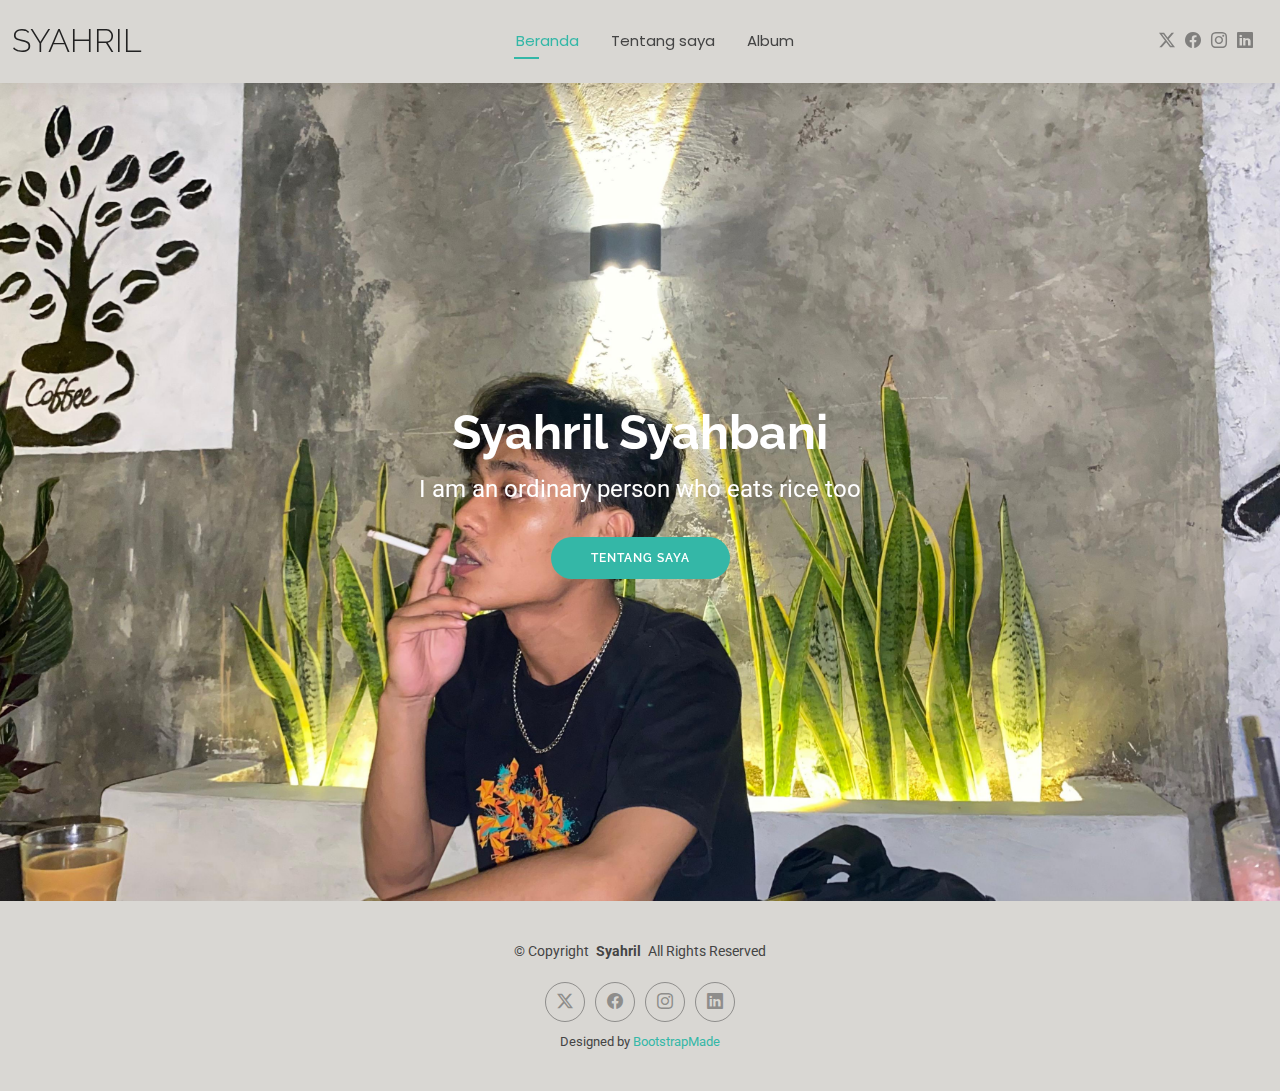
<file: index.html>
<!DOCTYPE html>
<html lang="en">

<head>
  <meta charset="utf-8">
  <meta content="width=device-width, initial-scale=1.0" name="viewport">
  <title>Syahril Web Profile</title>
  <meta name="description" content="">
  <meta name="keywords" content="">

  <!-- Favicons -->
  <link href="assets/img/favicon.png" rel="icon">
  <link href="assets/img/apple-touch-icon.png" rel="apple-touch-icon">

  <!-- Fonts -->
  <link href="https://fonts.googleapis.com" rel="preconnect">
  <link href="https://fonts.gstatic.com" rel="preconnect" crossorigin>
  <link href="https://fonts.googleapis.com/css2?family=Roboto:ital,wght@0,100;0,300;0,400;0,500;0,700;0,900;1,100;1,300;1,400;1,500;1,700;1,900&family=Poppins:ital,wght@0,100;0,200;0,300;0,400;0,500;0,600;0,700;0,800;0,900;1,100;1,200;1,300;1,400;1,500;1,600;1,700;1,800;1,900&family=Raleway:ital,wght@0,100;0,200;0,300;0,400;0,500;0,600;0,700;0,800;0,900;1,100;1,200;1,300;1,400;1,500;1,600;1,700;1,800;1,900&display=swap" rel="stylesheet">

  <!-- Vendor CSS Files -->
  <link href="assets/vendor/bootstrap/css/bootstrap.min.css" rel="stylesheet">
  <link href="assets/vendor/bootstrap-icons/bootstrap-icons.css" rel="stylesheet">
  <link href="assets/vendor/aos/aos.css" rel="stylesheet">
  <link href="assets/vendor/swiper/swiper-bundle.min.css" rel="stylesheet">
  <link href="assets/vendor/glightbox/css/glightbox.min.css" rel="stylesheet">

  <!-- Main CSS File -->
  <link href="assets/css/main.css" rel="stylesheet">

  <!-- =======================================================
  * Template Name: Kelly
  * Template URL: https://bootstrapmade.com/kelly-free-bootstrap-cv-resume-html-template/
  * Updated: Aug 07 2024 with Bootstrap v5.3.3
  * Author: BootstrapMade.com
  * License: https://bootstrapmade.com/license/
  ======================================================== -->
</head>

<body class="index-page">

  <header id="header" class="header d-flex align-items-center light-background sticky-top">
    <div class="container-fluid position-relative d-flex align-items-center justify-content-between">

      <a href="index.html" class="logo d-flex align-items-center me-auto me-xl-0">
        <!-- Uncomment the line below if you also wish to use an image logo -->
        <!-- <img src="assets/img/logo.png" alt=""> -->
        <h1 class="sitename">Syahril</h1>
      </a>

      <nav id="navmenu" class="navmenu">
        <ul>
          <li><a href="index.html" class="active">Beranda</a></li>
          <li><a href="about.html">Tentang saya</a></li>
          <li><a href="portfolio.html">Album</a></li>
          
          
        </ul>
        <i class="mobile-nav-toggle d-xl-none bi bi-list"></i>
      </nav>

      <div class="header-social-links">
        <a href="#" class="twitter"><i class="bi bi-twitter-x"></i></a>
        <a href="#" class="facebook"><i class="bi bi-facebook"></i></a>
        <a href="#" class="instagram"><i class="bi bi-instagram"></i></a>
        <a href="#" class="linkedin"><i class="bi bi-linkedin"></i></a>
      </div>

    </div>
  </header>

  <main class="main">

    <!-- Hero Section -->
    <section id="hero" class="hero section">

      <img src="assets/img/WhatsApp Image 2024-08-14 at 21.18.56_656bbd06.jpg" alt="" data-aos="fade-in">

      <div class="container text-center" data-aos="zoom-out" data-aos-delay="100">
        <div class="row justify-content-center">
          <div class="col-lg-8">
            <h2 style="color: white;">Syahril Syahbani</h2>
<p style="color: white;">I am an ordinary person who eats rice too</p>

            <a href="about.html" class="btn-get-started">Tentang Saya</a>
          </div>
        </div>
      </div>

    </section><!-- /Hero Section -->

  </main>

  <footer id="footer" class="footer light-background">

    <div class="container">
      <div class="copyright text-center ">
        <p>© <span>Copyright</span> <strong class="px-1 sitename">Syahril</strong> <span>All Rights Reserved<br></span></p>
      </div>
      <div class="social-links d-flex justify-content-center">
        <a href=""><i class="bi bi-twitter-x"></i></a>
        <a href=""><i class="bi bi-facebook"></i></a>
        <a href=""><i class="bi bi-instagram"></i></a>
        <a href=""><i class="bi bi-linkedin"></i></a>
      </div>
      <div class="credits">
        <!-- All the links in the footer should remain intact. -->
        <!-- You can delete the links only if you've purchased the pro version. -->
        <!-- Licensing information: https://bootstrapmade.com/license/ -->
        <!-- Purchase the pro version with working PHP/AJAX contact form: [buy-url] -->
        Designed by <a href="https://bootstrapmade.com/">BootstrapMade</a>
      </div>
    </div>

  </footer>

  <!-- Scroll Top -->
  <a href="#" id="scroll-top" class="scroll-top d-flex align-items-center justify-content-center"><i class="bi bi-arrow-up-short"></i></a>

  <!-- Preloader -->
  <div id="preloader"></div>

  <!-- Vendor JS Files -->
  <script src="assets/vendor/bootstrap/js/bootstrap.bundle.min.js"></script>
  <script src="assets/vendor/php-email-form/validate.js"></script>
  <script src="assets/vendor/aos/aos.js"></script>
  <script src="assets/vendor/waypoints/noframework.waypoints.js"></script>
  <script src="assets/vendor/purecounter/purecounter_vanilla.js"></script>
  <script src="assets/vendor/swiper/swiper-bundle.min.js"></script>
  <script src="assets/vendor/glightbox/js/glightbox.min.js"></script>
  <script src="assets/vendor/imagesloaded/imagesloaded.pkgd.min.js"></script>
  <script src="assets/vendor/isotope-layout/isotope.pkgd.min.js"></script>

  <!-- Main JS File -->
  <script src="assets/js/main.js"></script>

</body>

</html>
</file>
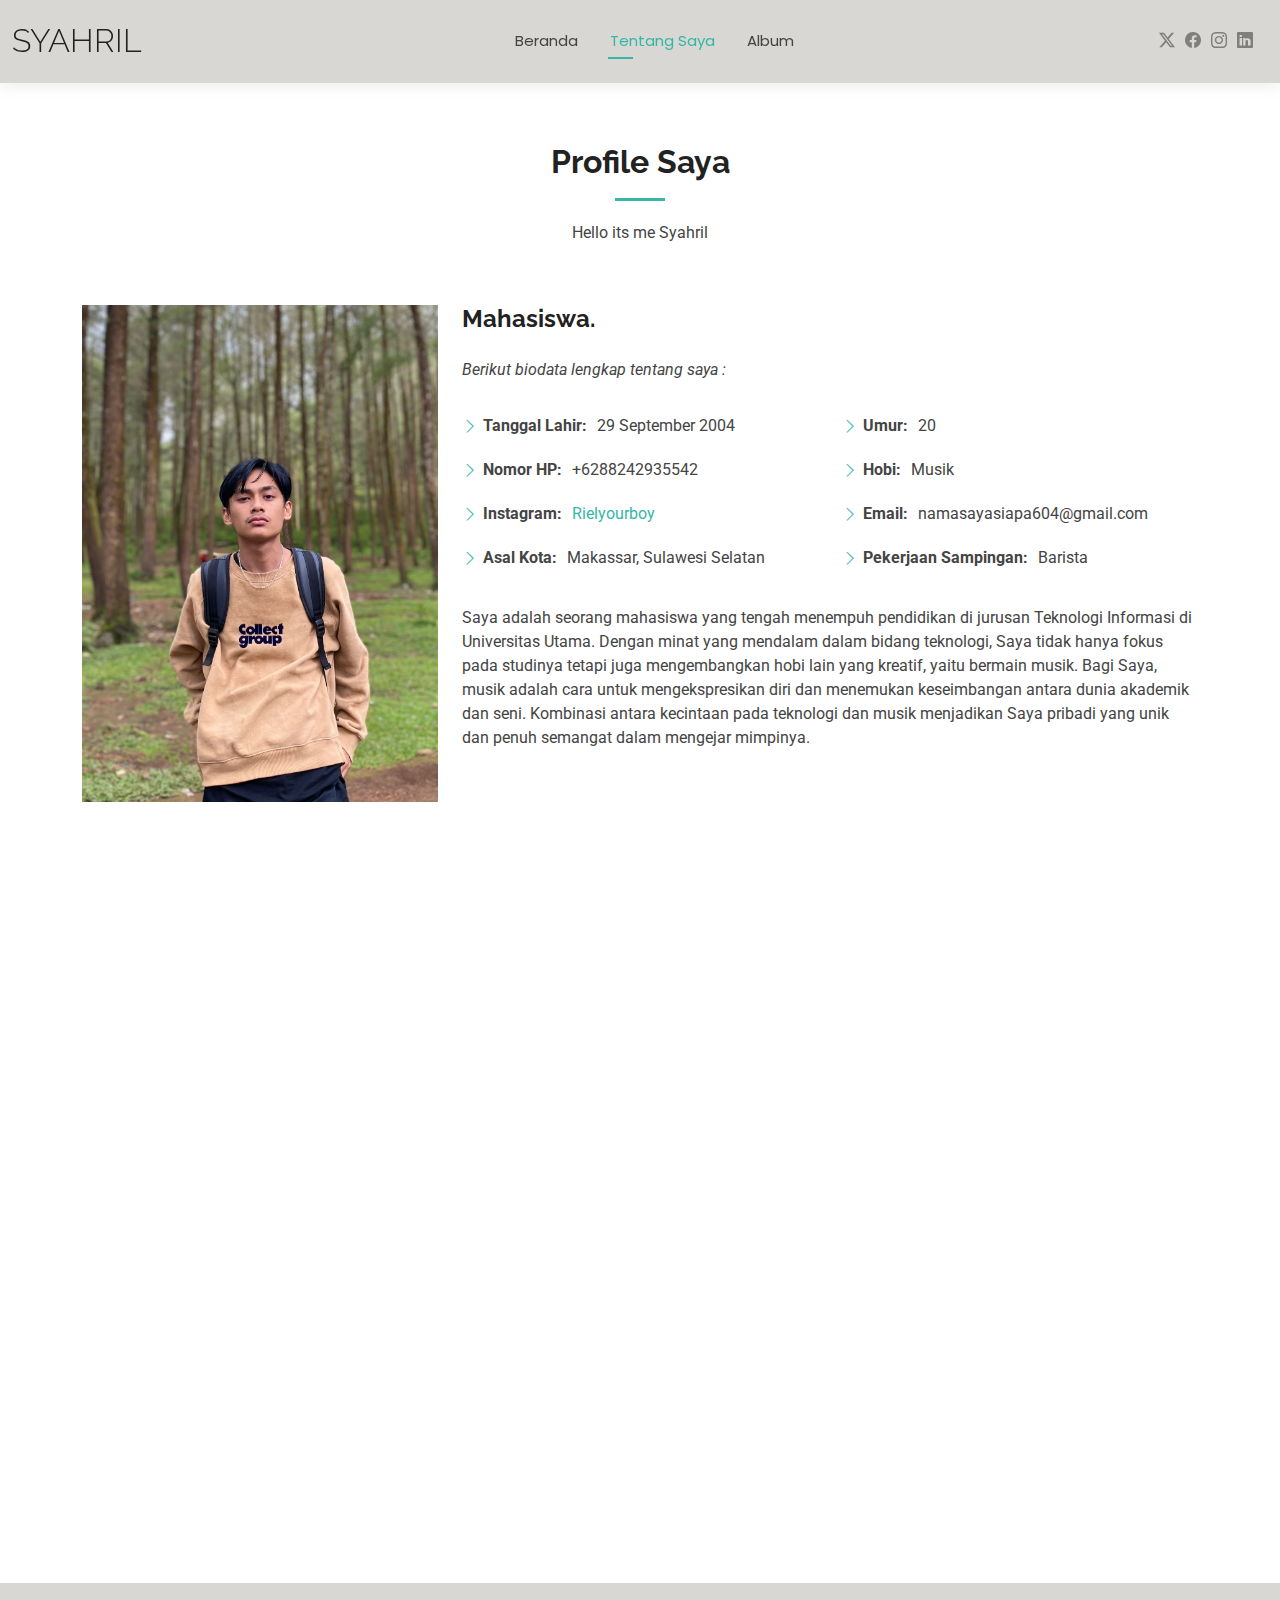
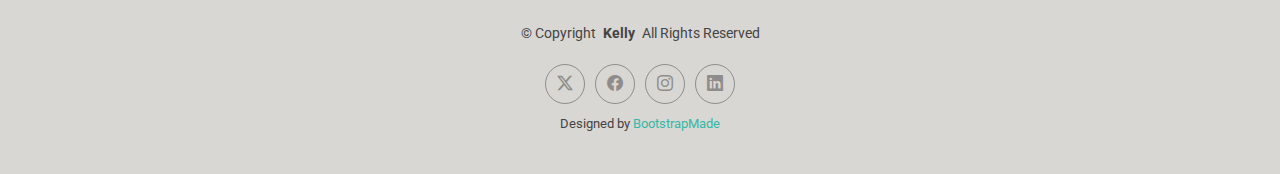
<file: about.html>
<!DOCTYPE html>
<html lang="en">

<head>
  <meta charset="utf-8">
  <meta content="width=device-width, initial-scale=1.0" name="viewport">
  <title>Tentang Saya</title>
  <meta name="description" content="">
  <meta name="keywords" content="">

  <!-- Favicons -->
  <link href="assets/img/favicon.png" rel="icon">
  <link href="assets/img/apple-touch-icon.png" rel="apple-touch-icon">

  <!-- Fonts -->
  <link href="https://fonts.googleapis.com" rel="preconnect">
  <link href="https://fonts.gstatic.com" rel="preconnect" crossorigin>
  <link href="https://fonts.googleapis.com/css2?family=Roboto:ital,wght@0,100;0,300;0,400;0,500;0,700;0,900;1,100;1,300;1,400;1,500;1,700;1,900&family=Poppins:ital,wght@0,100;0,200;0,300;0,400;0,500;0,600;0,700;0,800;0,900;1,100;1,200;1,300;1,400;1,500;1,600;1,700;1,800;1,900&family=Raleway:ital,wght@0,100;0,200;0,300;0,400;0,500;0,600;0,700;0,800;0,900;1,100;1,200;1,300;1,400;1,500;1,600;1,700;1,800;1,900&display=swap" rel="stylesheet">

  <!-- Vendor CSS Files -->
  <link href="assets/vendor/bootstrap/css/bootstrap.min.css" rel="stylesheet">
  <link href="assets/vendor/bootstrap-icons/bootstrap-icons.css" rel="stylesheet">
  <link href="assets/vendor/aos/aos.css" rel="stylesheet">
  <link href="assets/vendor/swiper/swiper-bundle.min.css" rel="stylesheet">
  <link href="assets/vendor/glightbox/css/glightbox.min.css" rel="stylesheet">

  <!-- Main CSS File -->
  <link href="assets/css/main.css" rel="stylesheet">

  <!-- =======================================================
  * Template Name: Kelly
  * Template URL: https://bootstrapmade.com/kelly-free-bootstrap-cv-resume-html-template/
  * Updated: Aug 07 2024 with Bootstrap v5.3.3
  * Author: BootstrapMade.com
  * License: https://bootstrapmade.com/license/
  ======================================================== -->
</head>

<body class="about-page">

  <header id="header" class="header d-flex align-items-center light-background sticky-top">
    <div class="container-fluid position-relative d-flex align-items-center justify-content-between">

      <a href="index.html" class="logo d-flex align-items-center me-auto me-xl-0">
        <!-- Uncomment the line below if you also wish to use an image logo -->
        <!-- <img src="assets/img/logo.png" alt=""> -->
        <h1 class="sitename">Syahril</h1>
      </a>

      <nav id="navmenu" class="navmenu">
        <ul>
          <li><a href="index.html">Beranda</a></li>
          <li><a href="about.html" class="active">Tentang Saya</a></li>
      
          <li><a href="portfolio.html">Album</a></li>
          
          
        </ul>
        <i class="mobile-nav-toggle d-xl-none bi bi-list"></i>
      </nav>

      <div class="header-social-links">
        <a href="#" class="twitter"><i class="bi bi-twitter-x"></i></a>
        <a href="#" class="facebook"><i class="bi bi-facebook"></i></a>
        <a href="#" class="instagram"><i class="bi bi-instagram"></i></a>
        <a href="#" class="linkedin"><i class="bi bi-linkedin"></i></a>
      </div>

    </div>
  </header>

  <main class="main">

    <!-- About Section -->
    <section id="about" class="about section">

      <!-- Section Title -->
      <div class="container section-title" data-aos="fade-up">
        <h2>Profile Saya</h2>
        <p>Hello its me Syahril</p>
      </div><!-- End Section Title -->

      <div class="container" data-aos="fade-up" data-aos-delay="100">

        <div class="row gy-4 justify-content-center">
          <div class="col-lg-4">
            <img src="assets/img/about.jpg" class="img-fluid" alt="">
          </div>
          <div class="col-lg-8 content">
            <h2>Mahasiswa.</h2>
            <p class="fst-italic py-3">
              Berikut biodata lengkap tentang saya :
            </p>
            <div class="row">
              <div class="col-lg-6">
                <ul>
                  <li><i class="bi bi-chevron-right"></i> <strong>Tanggal Lahir:</strong> <span>29 September 2004</span></li>
                  
                  <li><i class="bi bi-chevron-right"></i> <strong>Nomor HP:</strong> <span>+6288242935542</span></li>
                  <li>
                    <i class="bi bi-chevron-right"></i>
                    <strong>Instagram:</strong>
                    <span><a href="https://www.instagram.com/rielyourboy__/?next=%2FRielyourboy" target="_blank">Rielyourboy</a></span>
                </li>
                
                  <li><i class="bi bi-chevron-right"></i> <strong>Asal Kota:</strong> <span>Makassar, Sulawesi Selatan</span></li>
                </ul>
              </div>
              <div class="col-lg-6">
                <ul>
                  <li><i class="bi bi-chevron-right"></i> <strong>Umur:</strong> <span>20</span></li>
                  <li><i class="bi bi-chevron-right"></i> <strong>Hobi:</strong> <span>Musik</span></li>
                  <li><i class="bi bi-chevron-right"></i> <strong>Email:</strong> <span>namasayasiapa604@gmail.com</span></li>
                  <li><i class="bi bi-chevron-right"></i> <strong>Pekerjaan Sampingan:</strong> <span>Barista</span></li>
                </ul>
              </div>
            </div>
            <p class="py-3">
              Saya adalah seorang mahasiswa yang tengah menempuh pendidikan di jurusan Teknologi Informasi di Universitas Utama.
              Dengan minat yang mendalam dalam bidang teknologi, Saya tidak hanya fokus pada studinya tetapi juga mengembangkan hobi lain yang kreatif, 
              yaitu bermain musik. Bagi Saya, musik adalah cara untuk mengekspresikan diri dan menemukan keseimbangan antara dunia akademik dan seni. 
              Kombinasi antara kecintaan pada teknologi dan musik menjadikan Saya pribadi yang unik dan penuh semangat dalam mengejar mimpinya.
            </p>
          </div>
        </div>

      </div>

    </section><!-- /About Section -->

    <!-- Skills Section -->
    <section id="skills" class="skills section">

      <!-- Section Title -->
      <div class="container section-title" data-aos="fade-up">
        <h2>Skills</h2>
        <p></p>
      </div><!-- End Section Title -->

      <div class="container" data-aos="fade-up" data-aos-delay="100">

        <div class="row skills-content skills-animation">

          <div class="col-lg-6">

            <div class="progress">
              <span class="skill"><span>HTML</span> <i class="val">100%</i></span>
              <div class="progress-bar-wrap">
                <div class="progress-bar" role="progressbar" aria-valuenow="100" aria-valuemin="0" aria-valuemax="100"></div>
              </div>
            </div><!-- End Skills Item -->

            <div class="progress">
              <span class="skill"><span>CSS</span> <i class="val">90%</i></span>
              <div class="progress-bar-wrap">
                <div class="progress-bar" role="progressbar" aria-valuenow="90" aria-valuemin="0" aria-valuemax="100"></div>
              </div>
            </div><!-- End Skills Item -->

            <div class="progress">
              <span class="skill"><span>JavaScript</span> <i class="val">75%</i></span>
              <div class="progress-bar-wrap">
                <div class="progress-bar" role="progressbar" aria-valuenow="75" aria-valuemin="0" aria-valuemax="100"></div>
              </div>
            </div><!-- End Skills Item -->

          </div>

          <div class="col-lg-6">

            <div class="progress">
              <span class="skill"><span>PHP</span> <i class="val">80%</i></span>
              <div class="progress-bar-wrap">
                <div class="progress-bar" role="progressbar" aria-valuenow="80" aria-valuemin="0" aria-valuemax="100"></div>
              </div>
            </div><!-- End Skills Item -->

            <div class="progress">
              <span class="skill"><span>WordPress/CMS</span> <i class="val">90%</i></span>
              <div class="progress-bar-wrap">
                <div class="progress-bar" role="progressbar" aria-valuenow="90" aria-valuemin="0" aria-valuemax="100"></div>
              </div>
            </div><!-- End Skills Item -->

            <div class="progress">
              <span class="skill"><span>Photoshop</span> <i class="val">55%</i></span>
              <div class="progress-bar-wrap">
                <div class="progress-bar" role="progressbar" aria-valuenow="55" aria-valuemin="0" aria-valuemax="100"></div>
              </div>
            </div><!-- End Skills Item -->

          </div>

        </div>

      </div>

    </section><!-- /Skills Section -->

    <!-- Stats Section -->
    <section id="stats" class="stats section">

      <!-- Section Title -->
      <div class="container section-title" data-aos="fade-up">
        <h2>Facts</h2>
        <p>I love Sunset!!!</p>
      </div><!-- End Section Title -->

      

    </section><!-- /Stats Section -->

    <!-- Testimonials Section -->
    

  </main>

  <footer id="footer" class="footer light-background">

    <div class="container">
      <div class="copyright text-center ">
        <p>© <span>Copyright</span> <strong class="px-1 sitename">Kelly</strong> <span>All Rights Reserved<br></span></p>
      </div>
      <div class="social-links d-flex justify-content-center">
        <a href=""><i class="bi bi-twitter-x"></i></a>
        <a href=""><i class="bi bi-facebook"></i></a>
        <a href=""><i class="bi bi-instagram"></i></a>
        <a href=""><i class="bi bi-linkedin"></i></a>
      </div>
      <div class="credits">
        <!-- All the links in the footer should remain intact. -->
        <!-- You can delete the links only if you've purchased the pro version. -->
        <!-- Licensing information: https://bootstrapmade.com/license/ -->
        <!-- Purchase the pro version with working PHP/AJAX contact form: [buy-url] -->
        Designed by <a href="https://bootstrapmade.com/">BootstrapMade</a>
      </div>
    </div>

  </footer>

  <!-- Scroll Top -->
  <a href="#" id="scroll-top" class="scroll-top d-flex align-items-center justify-content-center"><i class="bi bi-arrow-up-short"></i></a>

  <!-- Preloader -->
  <div id="preloader"></div>

  <!-- Vendor JS Files -->
  <script src="assets/vendor/bootstrap/js/bootstrap.bundle.min.js"></script>
  <script src="assets/vendor/php-email-form/validate.js"></script>
  <script src="assets/vendor/aos/aos.js"></script>
  <script src="assets/vendor/waypoints/noframework.waypoints.js"></script>
  <script src="assets/vendor/purecounter/purecounter_vanilla.js"></script>
  <script src="assets/vendor/swiper/swiper-bundle.min.js"></script>
  <script src="assets/vendor/glightbox/js/glightbox.min.js"></script>
  <script src="assets/vendor/imagesloaded/imagesloaded.pkgd.min.js"></script>
  <script src="assets/vendor/isotope-layout/isotope.pkgd.min.js"></script>

  <!-- Main JS File -->
  <script src="assets/js/main.js"></script>

</body>

</html>
</file>
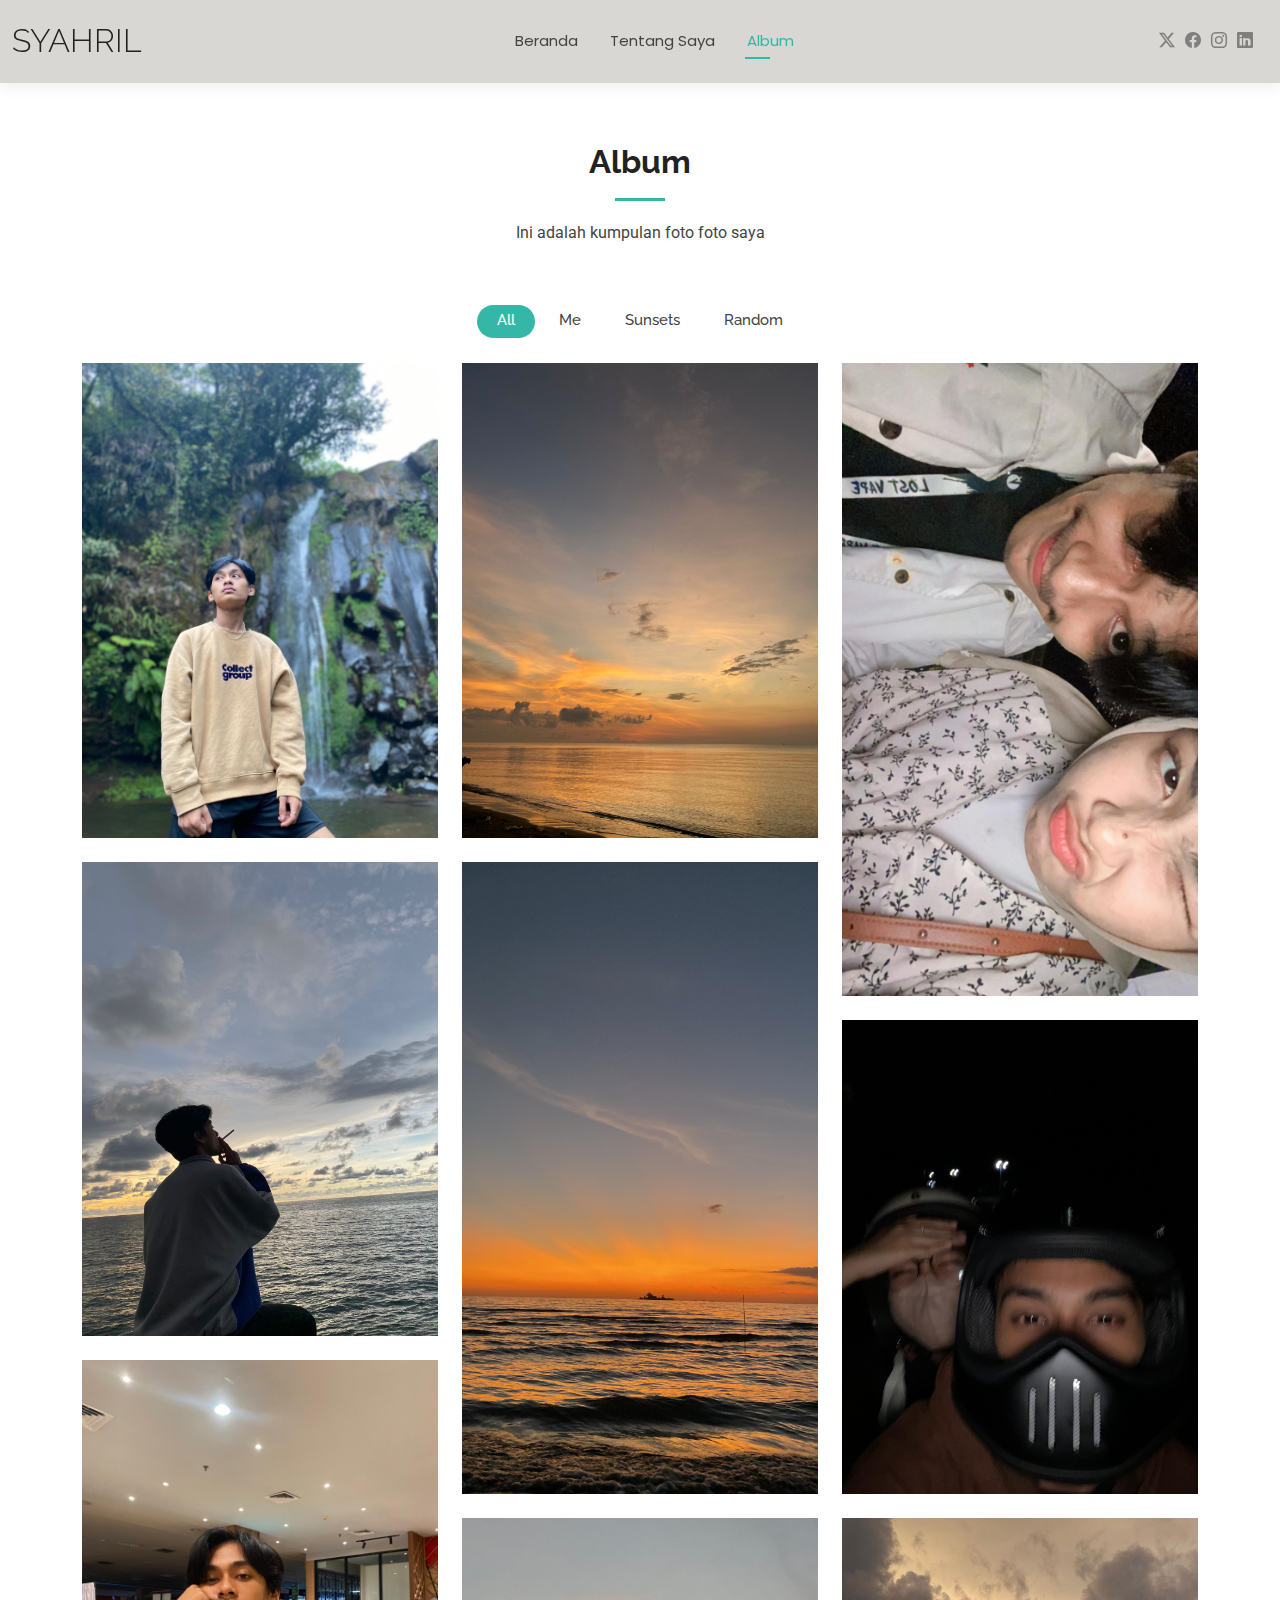
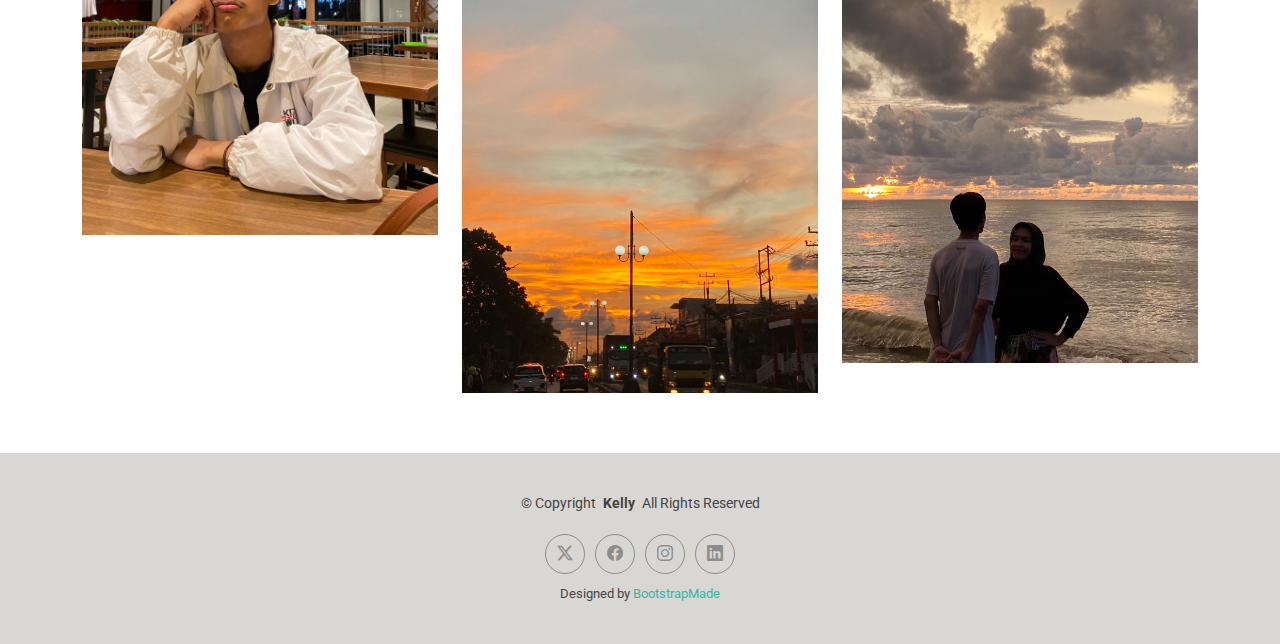
<file: portfolio.html>
<!DOCTYPE html>
<html lang="en">

<head>
  <meta charset="utf-8">
  <meta content="width=device-width, initial-scale=1.0" name="viewport">
  <title>Portfolio - Syahril</title>
  <meta name="description" content="">
  <meta name="keywords" content="">

  <!-- Favicons -->
  <link href="assets/img/favicon.png" rel="icon">
  <link href="assets/img/apple-touch-icon.png" rel="apple-touch-icon">

  <!-- Fonts -->
  <link href="https://fonts.googleapis.com" rel="preconnect">
  <link href="https://fonts.gstatic.com" rel="preconnect" crossorigin>
  <link href="https://fonts.googleapis.com/css2?family=Roboto:ital,wght@0,100;0,300;0,400;0,500;0,700;0,900;1,100;1,300;1,400;1,500;1,700;1,900&family=Poppins:ital,wght@0,100;0,200;0,300;0,400;0,500;0,600;0,700;0,800;0,900;1,100;1,200;1,300;1,400;1,500;1,600;1,700;1,800;1,900&family=Raleway:ital,wght@0,100;0,200;0,300;0,400;0,500;0,600;0,700;0,800;0,900;1,100;1,200;1,300;1,400;1,500;1,600;1,700;1,800;1,900&display=swap" rel="stylesheet">

  <!-- Vendor CSS Files -->
  <link href="assets/vendor/bootstrap/css/bootstrap.min.css" rel="stylesheet">
  <link href="assets/vendor/bootstrap-icons/bootstrap-icons.css" rel="stylesheet">
  <link href="assets/vendor/aos/aos.css" rel="stylesheet">
  <link href="assets/vendor/swiper/swiper-bundle.min.css" rel="stylesheet">
  <link href="assets/vendor/glightbox/css/glightbox.min.css" rel="stylesheet">

  <!-- Main CSS File -->
  <link href="assets/css/main.css" rel="stylesheet">

  <!-- =======================================================
  * Template Name: Kelly
  * Template URL: https://bootstrapmade.com/kelly-free-bootstrap-cv-resume-html-template/
  * Updated: Aug 07 2024 with Bootstrap v5.3.3
  * Author: BootstrapMade.com
  * License: https://bootstrapmade.com/license/
  ======================================================== -->
</head>

<body class="portfolio-page">

  <header id="header" class="header d-flex align-items-center light-background sticky-top">
    <div class="container-fluid position-relative d-flex align-items-center justify-content-between">

      <a href="index.html" class="logo d-flex align-items-center me-auto me-xl-0">
        <!-- Uncomment the line below if you also wish to use an image logo -->
        <!-- <img src="assets/img/logo.png" alt=""> -->
        <h1 class="sitename">Syahril</h1>
      </a>

      <nav id="navmenu" class="navmenu">
        <ul>
          <li><a href="index.html">Beranda</a></li>
          <li><a href="about.html">Tentang Saya</a></li>
         
          <li><a href="portfolio.html" class="active">Album</a></li>
          
          
        </ul>
        <i class="mobile-nav-toggle d-xl-none bi bi-list"></i>
      </nav>

      <div class="header-social-links">
        <a href="#" class="twitter"><i class="bi bi-twitter-x"></i></a>
        <a href="#" class="facebook"><i class="bi bi-facebook"></i></a>
        <a href="#" class="instagram"><i class="bi bi-instagram"></i></a>
        <a href="#" class="linkedin"><i class="bi bi-linkedin"></i></a>
      </div>

    </div>
  </header>

  <main class="main">

    <!-- Portfolio Section -->
    <section id="portfolio" class="portfolio section">

      <!-- Section Title -->
      <div class="container section-title" data-aos="fade-up">
        <h2>Album</h2>
        <p>Ini adalah kumpulan foto foto saya</p>
      </div><!-- End Section Title -->

      <div class="container">

        <div class="isotope-layout" data-default-filter="*" data-layout="masonry" data-sort="original-order">

          <ul class="portfolio-filters isotope-filters" data-aos="fade-up" data-aos-delay="100">
            <li data-filter="*" class="filter-active">All</li>
            <li data-filter=".filter-app">Me</li>
            <li data-filter=".filter-product">Sunsets</li>
            <li data-filter=".filter-branding">Random</li>
          </ul><!-- End Portfolio Filters -->

          <div class="row gy-4 isotope-container" data-aos="fade-up" data-aos-delay="200">

            <div class="col-lg-4 col-md-6 portfolio-item isotope-item filter-app">
              <img src="assets/img/masonry-portfolio/me 1.jpg" class="img-fluid" alt="">
              <div class="portfolio-info">
                <h4>Me 1</h4>
                <p>Lorem ipsum, dolor sit</p>
                <a href="assets/img/masonry-portfolio/me 1.jpg" title="App 1" data-gallery="portfolio-gallery-app" class="glightbox preview-link"><i class="bi bi-zoom-in"></i></a>
                <a href="portfolio-details.html" title="More Details" class="details-link"><i class="bi bi-link-45deg"></i></a>
              </div>
            </div><!-- End Portfolio Item -->

            <div class="col-lg-4 col-md-6 portfolio-item isotope-item filter-product">
              <img src="assets/img/masonry-portfolio/sunsets 1.jpg" class="img-fluid" alt="">
              <div class="portfolio-info">
                <h4>Sunsets 1</h4>
                <p>Lorem ipsum, dolor sit</p>
                <a href="assets/img/masonry-portfolio/sunsets 1.jpg" title="Product 1" data-gallery="portfolio-gallery-product" class="glightbox preview-link"><i class="bi bi-zoom-in"></i></a>
                <a href="portfolio-details.html" title="More Details" class="details-link"><i class="bi bi-link-45deg"></i></a>
              </div>
            </div><!-- End Portfolio Item -->

            <div class="col-lg-4 col-md-6 portfolio-item isotope-item filter-branding">
              <img src="assets/img/masonry-portfolio/random 1.jpg" class="img-fluid" alt="">
              <div class="portfolio-info">
                <h4>Random 1</h4>
                <p>Lorem ipsum, dolor sit</p>
                <a href="assets/img/masonry-portfolio/random 1.jpg" title="Branding 1" data-gallery="portfolio-gallery-branding" class="glightbox preview-link"><i class="bi bi-zoom-in"></i></a>
                <a href="portfolio-details.html" title="More Details" class="details-link"><i class="bi bi-link-45deg"></i></a>
              </div>
            </div><!-- End Portfolio Item -->

            <div class="col-lg-4 col-md-6 portfolio-item isotope-item filter-app">
              <img src="assets/img/masonry-portfolio/me 2.jpg" class="img-fluid" alt="">
              <div class="portfolio-info">
                <h4>Me 2</h4>
                <p>Lorem ipsum, dolor sit</p>
                <a href="assets/img/masonry-portfolio/me 2.jpg" title="App 2" data-gallery="portfolio-gallery-app" class="glightbox preview-link"><i class="bi bi-zoom-in"></i></a>
                <a href="portfolio-details.html" title="More Details" class="details-link"><i class="bi bi-link-45deg"></i></a>
              </div>
            </div><!-- End Portfolio Item -->

            <div class="col-lg-4 col-md-6 portfolio-item isotope-item filter-product">
              <img src="assets/img/masonry-portfolio/sunsets 2.jpg" class="img-fluid" alt="">
              <div class="portfolio-info">
                <h4>Sunsets 2</h4>
                <p>Lorem ipsum, dolor sit</p>
                <a href="assets/img/masonry-portfolio/sunsets 2.jpg" title="Product 2" data-gallery="portfolio-gallery-product" class="glightbox preview-link"><i class="bi bi-zoom-in"></i></a>
                <a href="portfolio-details.html" title="More Details" class="details-link"><i class="bi bi-link-45deg"></i></a>
              </div>
            </div><!-- End Portfolio Item -->

            <div class="col-lg-4 col-md-6 portfolio-item isotope-item filter-branding">
              <img src="assets/img/masonry-portfolio/random 2.jpg" class="img-fluid" alt="">
              <div class="portfolio-info">
                <h4>Random 2</h4>
                <p>Lorem ipsum, dolor sit</p>
                <a href="assets/img/masonry-portfolio/random 2.jpg" title="Branding 2" data-gallery="portfolio-gallery-branding" class="glightbox preview-link"><i class="bi bi-zoom-in"></i></a>
                <a href="portfolio-details.html" title="More Details" class="details-link"><i class="bi bi-link-45deg"></i></a>
              </div>
            </div><!-- End Portfolio Item -->

            <div class="col-lg-4 col-md-6 portfolio-item isotope-item filter-app">
              <img src="assets/img/masonry-portfolio/me 3.jpg" class="img-fluid" alt="">
              <div class="portfolio-info">
                <h4>Me 3</h4>
                <p>Lorem ipsum, dolor sit</p>
                <a href="assets/img/masonry-portfolio/me 3.jpg" title="App 3" data-gallery="portfolio-gallery-app" class="glightbox preview-link"><i class="bi bi-zoom-in"></i></a>
                <a href="portfolio-details.html" title="More Details" class="details-link"><i class="bi bi-link-45deg"></i></a>
              </div>
            </div><!-- End Portfolio Item -->

            <div class="col-lg-4 col-md-6 portfolio-item isotope-item filter-product">
              <img src="assets/img/masonry-portfolio/sunsets 3.jpg" class="img-fluid" alt="">
              <div class="portfolio-info">
                <h4>Sunset 3</h4>
                <p>Lorem ipsum, dolor sit</p>
                <a href="assets/img/masonry-portfolio/sunsets 3.jpg" title="Product 3" data-gallery="portfolio-gallery-product" class="glightbox preview-link"><i class="bi bi-zoom-in"></i></a>
                <a href="portfolio-details.html" title="More Details" class="details-link"><i class="bi bi-link-45deg"></i></a>
              </div>
            </div><!-- End Portfolio Item -->

            <div class="col-lg-4 col-md-6 portfolio-item isotope-item filter-branding">
              <img src="assets/img/masonry-portfolio/random 3.jpg" class="img-fluid" alt="">
              <div class="portfolio-info">
                <h4>Random 3</h4>
                <p>Lorem ipsum, dolor sit</p>
                <a href="assets/img/masonry-portfolio/random 3.jpg" title="Branding 2" data-gallery="portfolio-gallery-branding" class="glightbox preview-link"><i class="bi bi-zoom-in"></i></a>
                <a href="portfolio-details.html" title="More Details" class="details-link"><i class="bi bi-link-45deg"></i></a>
              </div>
            </div><!-- End Portfolio Item -->

          </div><!-- End Portfolio Container -->

        </div>

      </div>

    </section><!-- /Portfolio Section -->

  </main>

  <footer id="footer" class="footer light-background">

    <div class="container">
      <div class="copyright text-center ">
        <p>© <span>Copyright</span> <strong class="px-1 sitename">Kelly</strong> <span>All Rights Reserved<br></span></p>
      </div>
      <div class="social-links d-flex justify-content-center">
        <a href=""><i class="bi bi-twitter-x"></i></a>
        <a href=""><i class="bi bi-facebook"></i></a>
        <a href=""><i class="bi bi-instagram"></i></a>
        <a href=""><i class="bi bi-linkedin"></i></a>
      </div>
      <div class="credits">
        <!-- All the links in the footer should remain intact. -->
        <!-- You can delete the links only if you've purchased the pro version. -->
        <!-- Licensing information: https://bootstrapmade.com/license/ -->
        <!-- Purchase the pro version with working PHP/AJAX contact form: [buy-url] -->
        Designed by <a href="https://bootstrapmade.com/">BootstrapMade</a>
      </div>
    </div>

  </footer>

  <!-- Scroll Top -->
  <a href="#" id="scroll-top" class="scroll-top d-flex align-items-center justify-content-center"><i class="bi bi-arrow-up-short"></i></a>

  <!-- Preloader -->
  <div id="preloader"></div>

  <!-- Vendor JS Files -->
  <script src="assets/vendor/bootstrap/js/bootstrap.bundle.min.js"></script>
  <script src="assets/vendor/php-email-form/validate.js"></script>
  <script src="assets/vendor/aos/aos.js"></script>
  <script src="assets/vendor/waypoints/noframework.waypoints.js"></script>
  <script src="assets/vendor/purecounter/purecounter_vanilla.js"></script>
  <script src="assets/vendor/swiper/swiper-bundle.min.js"></script>
  <script src="assets/vendor/glightbox/js/glightbox.min.js"></script>
  <script src="assets/vendor/imagesloaded/imagesloaded.pkgd.min.js"></script>
  <script src="assets/vendor/isotope-layout/isotope.pkgd.min.js"></script>

  <!-- Main JS File -->
  <script src="assets/js/main.js"></script>

</body>

</html>
</file>
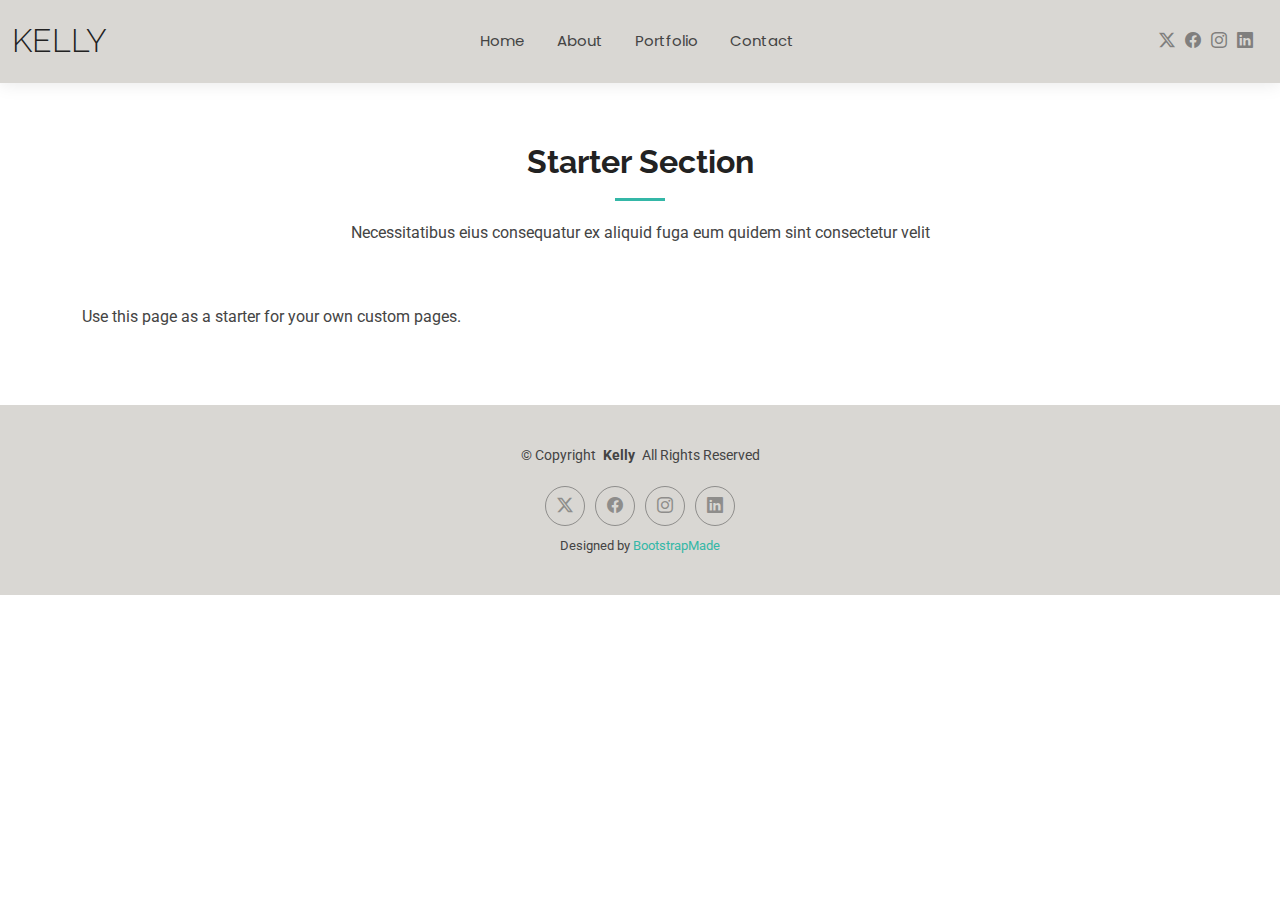
<file: starter-page.html>
<!DOCTYPE html>
<html lang="en">

<head>
  <meta charset="utf-8">
  <meta content="width=device-width, initial-scale=1.0" name="viewport">
  <title>Starter Page - Kelly Bootstrap Template</title>
  <meta name="description" content="">
  <meta name="keywords" content="">

  <!-- Favicons -->
  <link href="assets/img/favicon.png" rel="icon">
  <link href="assets/img/apple-touch-icon.png" rel="apple-touch-icon">

  <!-- Fonts -->
  <link href="https://fonts.googleapis.com" rel="preconnect">
  <link href="https://fonts.gstatic.com" rel="preconnect" crossorigin>
  <link href="https://fonts.googleapis.com/css2?family=Roboto:ital,wght@0,100;0,300;0,400;0,500;0,700;0,900;1,100;1,300;1,400;1,500;1,700;1,900&family=Poppins:ital,wght@0,100;0,200;0,300;0,400;0,500;0,600;0,700;0,800;0,900;1,100;1,200;1,300;1,400;1,500;1,600;1,700;1,800;1,900&family=Raleway:ital,wght@0,100;0,200;0,300;0,400;0,500;0,600;0,700;0,800;0,900;1,100;1,200;1,300;1,400;1,500;1,600;1,700;1,800;1,900&display=swap" rel="stylesheet">

  <!-- Vendor CSS Files -->
  <link href="assets/vendor/bootstrap/css/bootstrap.min.css" rel="stylesheet">
  <link href="assets/vendor/bootstrap-icons/bootstrap-icons.css" rel="stylesheet">
  <link href="assets/vendor/aos/aos.css" rel="stylesheet">
  <link href="assets/vendor/swiper/swiper-bundle.min.css" rel="stylesheet">
  <link href="assets/vendor/glightbox/css/glightbox.min.css" rel="stylesheet">

  <!-- Main CSS File -->
  <link href="assets/css/main.css" rel="stylesheet">

  <!-- =======================================================
  * Template Name: Kelly
  * Template URL: https://bootstrapmade.com/kelly-free-bootstrap-cv-resume-html-template/
  * Updated: Aug 07 2024 with Bootstrap v5.3.3
  * Author: BootstrapMade.com
  * License: https://bootstrapmade.com/license/
  ======================================================== -->
</head>

<body class="starter-page-page">

  <header id="header" class="header d-flex align-items-center light-background sticky-top">
    <div class="container-fluid position-relative d-flex align-items-center justify-content-between">

      <a href="index.html" class="logo d-flex align-items-center me-auto me-xl-0">
        <!-- Uncomment the line below if you also wish to use an image logo -->
        <!-- <img src="assets/img/logo.png" alt=""> -->
        <h1 class="sitename">Kelly</h1>
      </a>

      <nav id="navmenu" class="navmenu">
        <ul>
          <li><a href="index.html">Home</a></li>
          <li><a href="about.html">About</a></li>
          
          <li><a href="portfolio.html">Portfolio</a></li>
          
          <li><a href="contact.html">Contact</a></li>
        </ul>
        <i class="mobile-nav-toggle d-xl-none bi bi-list"></i>
      </nav>

      <div class="header-social-links">
        <a href="#" class="twitter"><i class="bi bi-twitter-x"></i></a>
        <a href="#" class="facebook"><i class="bi bi-facebook"></i></a>
        <a href="#" class="instagram"><i class="bi bi-instagram"></i></a>
        <a href="#" class="linkedin"><i class="bi bi-linkedin"></i></a>
      </div>

    </div>
  </header>

  <main class="main">

    <!-- Starter Section Section -->
    <section id="starter-section" class="starter-section section">

      <!-- Section Title -->
      <div class="container section-title" data-aos="fade-up">
        <h2>Starter Section</h2>
        <p>Necessitatibus eius consequatur ex aliquid fuga eum quidem sint consectetur velit</p>
      </div><!-- End Section Title -->

      <div class="container" data-aos="fade-up">
        <p>Use this page as a starter for your own custom pages.</p>
      </div>

    </section><!-- /Starter Section Section -->

  </main>

  <footer id="footer" class="footer light-background">

    <div class="container">
      <div class="copyright text-center ">
        <p>© <span>Copyright</span> <strong class="px-1 sitename">Kelly</strong> <span>All Rights Reserved<br></span></p>
      </div>
      <div class="social-links d-flex justify-content-center">
        <a href=""><i class="bi bi-twitter-x"></i></a>
        <a href=""><i class="bi bi-facebook"></i></a>
        <a href=""><i class="bi bi-instagram"></i></a>
        <a href=""><i class="bi bi-linkedin"></i></a>
      </div>
      <div class="credits">
        <!-- All the links in the footer should remain intact. -->
        <!-- You can delete the links only if you've purchased the pro version. -->
        <!-- Licensing information: https://bootstrapmade.com/license/ -->
        <!-- Purchase the pro version with working PHP/AJAX contact form: [buy-url] -->
        Designed by <a href="https://bootstrapmade.com/">BootstrapMade</a>
      </div>
    </div>

  </footer>

  <!-- Scroll Top -->
  <a href="#" id="scroll-top" class="scroll-top d-flex align-items-center justify-content-center"><i class="bi bi-arrow-up-short"></i></a>

  <!-- Preloader -->
  <div id="preloader"></div>

  <!-- Vendor JS Files -->
  <script src="assets/vendor/bootstrap/js/bootstrap.bundle.min.js"></script>
  <script src="assets/vendor/php-email-form/validate.js"></script>
  <script src="assets/vendor/aos/aos.js"></script>
  <script src="assets/vendor/waypoints/noframework.waypoints.js"></script>
  <script src="assets/vendor/purecounter/purecounter_vanilla.js"></script>
  <script src="assets/vendor/swiper/swiper-bundle.min.js"></script>
  <script src="assets/vendor/glightbox/js/glightbox.min.js"></script>
  <script src="assets/vendor/imagesloaded/imagesloaded.pkgd.min.js"></script>
  <script src="assets/vendor/isotope-layout/isotope.pkgd.min.js"></script>

  <!-- Main JS File -->
  <script src="assets/js/main.js"></script>

</body>

</html>
</file>
<file: assets/css/main.css>
/**
* Template Name: Kelly
* Template URL: https://bootstrapmade.com/kelly-free-bootstrap-cv-resume-html-template/
* Updated: Aug 07 2024 with Bootstrap v5.3.3
* Author: BootstrapMade.com
* License: https://bootstrapmade.com/license/
*/

/*--------------------------------------------------------------
# Font & Color Variables
# Help: https://bootstrapmade.com/color-system/
--------------------------------------------------------------*/
/* Fonts */
:root {
  --default-font: "Roboto",  system-ui, -apple-system, "Segoe UI", Roboto, "Helvetica Neue", Arial, "Noto Sans", "Liberation Sans", sans-serif, "Apple Color Emoji", "Segoe UI Emoji", "Segoe UI Symbol", "Noto Color Emoji";
  --heading-font: "Raleway",  sans-serif;
  --nav-font: "Poppins",  sans-serif;
}

/* Global Colors - The following color variables are used throughout the website. Updating them here will change the color scheme of the entire website */
:root { 
  --background-color: #ffffff; /* Background color for the entire website, including individual sections */
  --default-color: #444444; /* Default color used for the majority of the text content across the entire website */
  --heading-color: #222222; /* Color for headings, subheadings and title throughout the website */
  --accent-color: #34b7a7; /* Accent color that represents your brand on the website. It's used for buttons, links, and other elements that need to stand out */
  --surface-color: #ffffff; /* The surface color is used as a background of boxed elements within sections, such as cards, icon boxes, or other elements that require a visual separation from the global background. */
  --contrast-color: #ffffff; /* Contrast color for text, ensuring readability against backgrounds of accent, heading, or default colors. */
}

/* Nav Menu Colors - The following color variables are used specifically for the navigation menu. They are separate from the global colors to allow for more customization options */
:root {
  --nav-color: #444444;  /* The default color of the main navmenu links */
  --nav-hover-color: #34b7a7; /* Applied to main navmenu links when they are hovered over or active */
  --nav-mobile-background-color: #ffffff; /* Used as the background color for mobile navigation menu */
  --nav-dropdown-background-color: #ffffff; /* Used as the background color for dropdown items that appear when hovering over primary navigation items */
  --nav-dropdown-color: #444444; /* Used for navigation links of the dropdown items in the navigation menu. */
  --nav-dropdown-hover-color: #34b7a7; /* Similar to --nav-hover-color, this color is applied to dropdown navigation links when they are hovered over. */
}

/* Color Presets - These classes override global colors when applied to any section or element, providing reuse of the sam color scheme. */

.light-background {
  --background-color: #d9d7d3;
  --surface-color: #d1cd85;
}

.dark-background {
  --background-color: #060606;
  --default-color: #c3c3a9;
  --heading-color: #ffffff;
  --surface-color: #252525;
  --contrast-color: #ffffff;
}

/* Smooth scroll */
:root {
  scroll-behavior: smooth;
}

/*--------------------------------------------------------------
# General Styling & Shared Classes
--------------------------------------------------------------*/
body {
  color: var(--default-color);
  background-color: var(--background-color);
  font-family: var(--default-font);
}

a {
  color: var(--accent-color);
  text-decoration: none;
  transition: 0.3s;
}

a:hover {
  color: color-mix(in srgb, var(--accent-color), transparent 25%);
  text-decoration: none;
}

h1,
h2,
h3,
h4,
h5,
h6 {
  color: var(--heading-color);
  font-family: var(--heading-font);
}

/* PHP Email Form Messages
------------------------------*/
.php-email-form .error-message {
  display: none;
  background: #df1529;
  color: #ffffff;
  text-align: left;
  padding: 15px;
  margin-bottom: 24px;
  font-weight: 600;
}

.php-email-form .sent-message {
  display: none;
  color: #ffffff;
  background: #059652;
  text-align: center;
  padding: 15px;
  margin-bottom: 24px;
  font-weight: 600;
}

.php-email-form .loading {
  display: none;
  background: var(--surface-color);
  text-align: center;
  padding: 15px;
  margin-bottom: 24px;
}

.php-email-form .loading:before {
  content: "";
  display: inline-block;
  border-radius: 50%;
  width: 24px;
  height: 24px;
  margin: 0 10px -6px 0;
  border: 3px solid var(--accent-color);
  border-top-color: var(--surface-color);
  animation: php-email-form-loading 1s linear infinite;
}

@keyframes php-email-form-loading {
  0% {
    transform: rotate(0deg);
  }

  100% {
    transform: rotate(360deg);
  }
}

/*--------------------------------------------------------------
# Global Header
--------------------------------------------------------------*/
.header {
  color: var(--default-color);
  background-color: var(--background-color);
  padding: 15px 0;
  transition: all 0.5s;
  z-index: 997;
  box-shadow: 0px 0 18px rgba(0, 0, 0, 0.1);
}

.header .logo {
  line-height: 1;
}

.header .logo img {
  max-height: 36px;
  margin-right: 8px;
}

.header .logo h1 {
  font-size: 32px;
  margin: 0;
  font-weight: 300;
  text-transform: uppercase;
  color: var(--heading-color);
}

.header .header-social-links {
  padding-right: 15px;
}

.header .header-social-links a {
  color: color-mix(in srgb, var(--default-color), transparent 40%);
  padding-left: 6px;
  display: inline-block;
  transition: 0.3s;
  font-size: 16px;
}

.header .header-social-links a:hover {
  color: var(--accent-color);
}

.header .header-social-links a i {
  line-height: 0px;
}

@media (max-width: 1200px) {
  .header .logo {
    order: 1;
  }

  .header .header-social-links {
    order: 2;
  }

  .header .navmenu {
    order: 3;
  }
}

/*--------------------------------------------------------------
# Navigation Menu
--------------------------------------------------------------*/
/* Desktop Navigation */
@media (min-width: 1200px) {
  .navmenu {
    padding: 0;
  }

  .navmenu ul {
    margin: 0;
    padding: 0;
    display: flex;
    list-style: none;
    align-items: center;
  }

  .navmenu li {
    position: relative;
  }

  .navmenu>ul>li {
    white-space: nowrap;
    padding: 15px 14px;
  }

  .navmenu>ul>li:last-child {
    padding-right: 0;
  }

  .navmenu a,
  .navmenu a:focus {
    color: var(--nav-color);
    font-size: 15px;
    padding: 0 2px;
    font-family: var(--nav-font);
    font-weight: 400;
    display: flex;
    align-items: center;
    justify-content: space-between;
    white-space: nowrap;
    transition: 0.3s;
    position: relative;
  }

  .navmenu a i,
  .navmenu a:focus i {
    font-size: 12px;
    line-height: 0;
    margin-left: 5px;
    transition: 0.3s;
  }

  .navmenu>ul>li>a:before {
    content: "";
    position: absolute;
    height: 2px;
    bottom: -6px;
    left: 0;
    background-color: var(--nav-hover-color);
    visibility: hidden;
    width: 0px;
    transition: all 0.3s ease-in-out 0s;
  }

  .navmenu a:hover:before,
  .navmenu li:hover>a:before,
  .navmenu .active:before {
    visibility: visible;
    width: 25px;
  }

  .navmenu li:hover>a,
  .navmenu .active,
  .navmenu .active:focus {
    color: var(--nav-hover-color);
  }

  .navmenu .dropdown ul {
    margin: 0;
    padding: 10px 0;
    background: var(--nav-dropdown-background-color);
    display: block;
    position: absolute;
    visibility: hidden;
    left: 14px;
    top: 130%;
    opacity: 0;
    transition: 0.3s;
    border-radius: 4px;
    z-index: 99;
    box-shadow: 0px 0px 30px rgba(0, 0, 0, 0.1);
  }

  .navmenu .dropdown ul li {
    min-width: 200px;
  }

  .navmenu .dropdown ul a {
    padding: 10px 20px;
    font-size: 15px;
    text-transform: none;
    color: var(--nav-dropdown-color);
  }

  .navmenu .dropdown ul a i {
    font-size: 12px;
  }

  .navmenu .dropdown ul a:hover,
  .navmenu .dropdown ul .active:hover,
  .navmenu .dropdown ul li:hover>a {
    color: var(--nav-dropdown-hover-color);
  }

  .navmenu .dropdown:hover>ul {
    opacity: 1;
    top: 100%;
    visibility: visible;
  }

  .navmenu .dropdown .dropdown ul {
    top: 0;
    left: -90%;
    visibility: hidden;
  }

  .navmenu .dropdown .dropdown:hover>ul {
    opacity: 1;
    top: 0;
    left: -100%;
    visibility: visible;
  }
}

/* Mobile Navigation */
@media (max-width: 1199px) {
  .mobile-nav-toggle {
    color: var(--nav-color);
    font-size: 28px;
    line-height: 0;
    margin-right: 10px;
    cursor: pointer;
    transition: color 0.3s;
  }

  .navmenu {
    padding: 0;
    z-index: 9997;
  }

  .navmenu ul {
    display: none;
    list-style: none;
    position: absolute;
    inset: 60px 20px 20px 20px;
    padding: 10px 0;
    margin: 0;
    border-radius: 6px;
    background-color: var(--nav-mobile-background-color);
    border: 1px solid color-mix(in srgb, var(--default-color), transparent 90%);
    box-shadow: none;
    overflow-y: auto;
    transition: 0.3s;
    z-index: 9998;
  }

  .navmenu a,
  .navmenu a:focus {
    color: var(--nav-dropdown-color);
    padding: 10px 20px;
    font-family: var(--nav-font);
    font-size: 17px;
    font-weight: 500;
    display: flex;
    align-items: center;
    justify-content: space-between;
    white-space: nowrap;
    transition: 0.3s;
  }

  .navmenu a i,
  .navmenu a:focus i {
    font-size: 12px;
    line-height: 0;
    margin-left: 5px;
    width: 30px;
    height: 30px;
    display: flex;
    align-items: center;
    justify-content: center;
    border-radius: 50%;
    transition: 0.3s;
    background-color: color-mix(in srgb, var(--accent-color), transparent 90%);
  }

  .navmenu a i:hover,
  .navmenu a:focus i:hover {
    background-color: var(--accent-color);
    color: var(--contrast-color);
  }

  .navmenu a:hover,
  .navmenu .active,
  .navmenu .active:focus {
    color: var(--nav-dropdown-hover-color);
  }

  .navmenu .active i,
  .navmenu .active:focus i {
    background-color: var(--accent-color);
    color: var(--contrast-color);
    transform: rotate(180deg);
  }

  .navmenu .dropdown ul {
    position: static;
    display: none;
    z-index: 99;
    padding: 10px 0;
    margin: 10px 20px;
    background-color: var(--nav-dropdown-background-color);
    transition: all 0.5s ease-in-out;
  }

  .navmenu .dropdown ul ul {
    background-color: rgba(33, 37, 41, 0.1);
  }

  .navmenu .dropdown>.dropdown-active {
    display: block;
    background-color: rgba(33, 37, 41, 0.03);
  }

  .mobile-nav-active {
    overflow: hidden;
  }

  .mobile-nav-active .mobile-nav-toggle {
    color: #fff;
    position: absolute;
    font-size: 32px;
    top: 15px;
    right: 15px;
    margin-right: 0;
    z-index: 9999;
  }

  .mobile-nav-active .navmenu {
    position: fixed;
    overflow: hidden;
    inset: 0;
    background: rgba(33, 37, 41, 0.8);
    transition: 0.3s;
  }

  .mobile-nav-active .navmenu>ul {
    display: block;
  }
}

/*--------------------------------------------------------------
# Global Footer
--------------------------------------------------------------*/
.footer {
  color: var(--default-color);
  background-color: var(--background-color);
  font-size: 14px;
  padding: 40px 0;
  position: relative;
}

.footer .copyright p {
  margin-bottom: 0;
}

.footer .social-links {
  margin-top: 20px;
}

.footer .social-links a {
  display: flex;
  align-items: center;
  justify-content: center;
  width: 40px;
  height: 40px;
  border-radius: 50%;
  border: 1px solid color-mix(in srgb, var(--default-color), transparent 50%);
  font-size: 16px;
  color: color-mix(in srgb, var(--default-color), transparent 50%);
  margin: 0 5px;
  transition: 0.3s;
}

.footer .social-links a:hover {
  color: var(--accent-color);
  border-color: var(--accent-color);
}

.footer .credits {
  margin-top: 10px;
  font-size: 13px;
  text-align: center;
}

/*--------------------------------------------------------------
# Preloader
--------------------------------------------------------------*/
#preloader {
  position: fixed;
  inset: 0;
  z-index: 9999;
  overflow: hidden;
  background-color: var(--background-color);
  transition: all 0.6s ease-out;
  width: 100%;
  height: 100vh;
}

#preloader:before,
#preloader:after {
  content: "";
  position: absolute;
  border: 4px solid var(--accent-color);
  border-radius: 50%;
  animation: animate-preloader 2s cubic-bezier(0, 0.2, 0.8, 1) infinite;
}

#preloader:after {
  animation-delay: -0.5s;
}

@keyframes animate-preloader {
  0% {
    width: 10px;
    height: 10px;
    top: calc(50% - 5px);
    left: calc(50% - 5px);
    opacity: 1;
  }

  100% {
    width: 72px;
    height: 72px;
    top: calc(50% - 36px);
    left: calc(50% - 36px);
    opacity: 0;
  }
}

/*--------------------------------------------------------------
# Scroll Top Button
--------------------------------------------------------------*/
.scroll-top {
  position: fixed;
  visibility: hidden;
  opacity: 0;
  right: 15px;
  bottom: -15px;
  z-index: 99999;
  background-color: var(--accent-color);
  width: 44px;
  height: 44px;
  border-radius: 50px;
  transition: all 0.4s;
}

.scroll-top i {
  font-size: 24px;
  color: var(--contrast-color);
  line-height: 0;
}

.scroll-top:hover {
  background-color: color-mix(in srgb, var(--accent-color), transparent 20%);
  color: var(--contrast-color);
}

.scroll-top.active {
  visibility: visible;
  opacity: 1;
  bottom: 15px;
}

/*--------------------------------------------------------------
# Disable aos animation delay on mobile devices
--------------------------------------------------------------*/
@media screen and (max-width: 768px) {
  [data-aos-delay] {
    transition-delay: 0 !important;
  }
}

/*--------------------------------------------------------------
# Global Page Titles & Breadcrumbs
--------------------------------------------------------------*/
.page-title {
  color: var(--default-color);
  background-color: var(--background-color);
  padding: 25px 0;
  position: relative;
  border-bottom: 1px solid color-mix(in srgb, var(--default-color), transparent 85%);
}

.page-title h1 {
  font-size: 24px;
  font-weight: 400;
}

.page-title .breadcrumbs ol {
  display: flex;
  flex-wrap: wrap;
  list-style: none;
  padding: 0;
  margin: 0;
  font-size: 14px;
  font-weight: 400;
}

.page-title .breadcrumbs ol li+li {
  padding-left: 10px;
}

.page-title .breadcrumbs ol li+li::before {
  content: "/";
  display: inline-block;
  padding-right: 10px;
  color: color-mix(in srgb, var(--default-color), transparent 70%);
}

/*--------------------------------------------------------------
# Global Sections
--------------------------------------------------------------*/
section,
.section {
  color: var(--default-color);
  background-color: var(--background-color);
  padding: 60px 0;
  scroll-margin-top: 100px;
  overflow: clip;
}

@media (max-width: 1199px) {

  section,
  .section {
    scroll-margin-top: 66px;
  }
}

/*--------------------------------------------------------------
# Global Section Titles
--------------------------------------------------------------*/
.section-title {
  text-align: center;
  padding-bottom: 60px;
  position: relative;
}

.section-title h2 {
  font-size: 32px;
  font-weight: 700;
  margin-bottom: 20px;
  padding-bottom: 20px;
  position: relative;
}

.section-title h2:after {
  content: "";
  position: absolute;
  display: block;
  width: 50px;
  height: 3px;
  background: var(--accent-color);
  left: 0;
  right: 0;
  bottom: 0;
  margin: auto;
}

.section-title p {
  margin-bottom: 0;
}

/*--------------------------------------------------------------
# Hero Section
--------------------------------------------------------------*/
.hero {
  width: 100%;
  min-height: calc(100vh - 82px);
  position: relative;
  padding: 80px 0;
  display: flex;
  align-items: center;
  justify-content: center;
}

@media (max-width: 1200px) {
  .hero {
    min-height: calc(100vh - 68px);
  }
}

.hero img {
  position: absolute;
  inset: 0;
  display: block;
  width: 100%;
  height: 100%;
  object-fit: cover;
  z-index: 1;
}

.hero .container {
  position: relative;
  z-index: 3;
}

.hero h2 {
  margin: 0;
  font-size: 48px;
  font-weight: 700;
}

.hero p {
  margin: 10px 0 0 0;
  font-size: 24px;
  color: var(--heading-color);
}

.hero .btn-get-started {
  color: var(--contrast-color);
  background: var(--accent-color);
  font-family: var(--heading-font);
  text-transform: uppercase;
  font-weight: 600;
  font-size: 12px;
  letter-spacing: 1px;
  display: inline-block;
  padding: 12px 40px;
  border-radius: 50px;
  transition: 0.5s;
  margin-top: 30px;
}

.hero .btn-get-started:hover {
  background: color-mix(in srgb, var(--accent-color) 90%, white 20%);
}

@media (max-width: 768px) {
  .hero h2 {
    font-size: 32px;
  }

  .hero p {
    font-size: 18px;
  }
}

/*--------------------------------------------------------------
# About Section
--------------------------------------------------------------*/
.about .content h2 {
  font-weight: 700;
  font-size: 24px;
}

.about .content ul {
  list-style: none;
  padding: 0;
}

.about .content ul li {
  margin-bottom: 20px;
  display: flex;
  align-items: center;
}

.about .content ul strong {
  margin-right: 10px;
}

.about .content ul i {
  font-size: 16px;
  margin-right: 5px;
  color: var(--accent-color);
  line-height: 0;
}

/*--------------------------------------------------------------
# Skills Section
--------------------------------------------------------------*/
.skills .progress {
  height: 60px;
  display: block;
  background: none;
  border-radius: 0;
}

.skills .progress .skill {
  color: var(--heading-color);
  padding: 0;
  margin: 0 0 6px 0;
  text-transform: uppercase;
  display: block;
  font-weight: 600;
  font-family: var(--heading-font);
}

.skills .progress .skill .val {
  float: right;
  font-style: normal;
}

.skills .progress-bar-wrap {
  background: color-mix(in srgb, var(--default-color), transparent 90%);
  height: 10px;
}

.skills .progress-bar {
  width: 1px;
  height: 10px;
  transition: 0.9s;
  background-color: var(--accent-color);
}

/*--------------------------------------------------------------
# Stats Section
--------------------------------------------------------------*/
.stats .stats-item {
  padding: 30px;
  width: 100%;
}

.stats .stats-item span {
  color: var(--heading-color);
  font-size: 48px;
  display: block;
  font-weight: 700;
  margin-bottom: 20px;
  padding-bottom: 20px;
  position: relative;
}

.stats .stats-item span:after {
  content: "";
  position: absolute;
  display: block;
  width: 25px;
  height: 3px;
  background: var(--accent-color);
  left: 0;
  right: 0;
  bottom: 0;
  margin: auto;
}

.stats .stats-item p {
  color: color-mix(in srgb, var(--default-color), transparent 40%);
  padding: 0;
  margin: 0;
  font-family: var(--heading-font);
  font-weight: 500;
}

/*--------------------------------------------------------------
# Testimonials Section
--------------------------------------------------------------*/
.testimonials .section-header {
  margin-bottom: 40px;
}

.testimonials .testimonials-carousel,
.testimonials .testimonials-slider {
  overflow: hidden;
}

.testimonials .testimonial-item {
  text-align: center;
}

.testimonials .testimonial-item .testimonial-img {
  width: 120px;
  border-radius: 50%;
  border: 4px solid var(--background-color);
  margin: 0 auto;
}

.testimonials .testimonial-item h3 {
  font-size: 20px;
  font-weight: bold;
  margin: 10px 0 5px 0;
}

.testimonials .testimonial-item h4 {
  font-size: 14px;
  color: color-mix(in srgb, var(--default-color), transparent 40%);
  margin: 0 0 15px 0;
}

.testimonials .testimonial-item .stars {
  margin-bottom: 15px;
}

.testimonials .testimonial-item .stars i {
  color: #ffc107;
  margin: 0 1px;
}

.testimonials .testimonial-item .quote-icon-left,
.testimonials .testimonial-item .quote-icon-right {
  color: color-mix(in srgb, var(--accent-color), transparent 50%);
  font-size: 26px;
  line-height: 0;
}

.testimonials .testimonial-item .quote-icon-left {
  display: inline-block;
  left: -5px;
  position: relative;
}

.testimonials .testimonial-item .quote-icon-right {
  display: inline-block;
  right: -5px;
  position: relative;
  top: 10px;
  transform: scale(-1, -1);
}

.testimonials .testimonial-item p {
  font-style: italic;
  margin: 0 auto 15px auto;
}

.testimonials .swiper-wrapper {
  height: auto;
}

.testimonials .swiper-pagination {
  margin-top: 20px;
  position: relative;
}

.testimonials .swiper-pagination .swiper-pagination-bullet {
  width: 12px;
  height: 12px;
  opacity: 1;
  background-color: color-mix(in srgb, var(--default-color), transparent 85%);
}

.testimonials .swiper-pagination .swiper-pagination-bullet-active {
  background-color: var(--accent-color);
}

@media (min-width: 992px) {
  .testimonials .testimonial-item p {
    width: 80%;
  }
}

/*--------------------------------------------------------------
# Resume Section
--------------------------------------------------------------*/
.resume .resume-title {
  color: var(--heading-color);
  font-size: 26px;
  font-weight: 700;
  margin-top: 20px;
  margin-bottom: 20px;
}

.resume .resume-item {
  padding: 0 0 20px 20px;
  margin-top: -2px;
  border-left: 2px solid var(--accent-color);
  position: relative;
}

.resume .resume-item h4 {
  line-height: 18px;
  font-size: 18px;
  font-weight: 600;
  text-transform: uppercase;
  color: color-mix(in srgb, var(--default-color), transparent 20%);
  margin-bottom: 10px;
}

.resume .resume-item h5 {
  font-size: 16px;
  padding: 5px 15px;
  display: inline-block;
  font-weight: 600;
  margin-bottom: 10px;
}

.resume .resume-item ul {
  padding-left: 20px;
}

.resume .resume-item ul li {
  padding-bottom: 10px;
}

.resume .resume-item:last-child {
  padding-bottom: 0;
}

.resume .resume-item::before {
  content: "";
  position: absolute;
  width: 16px;
  height: 16px;
  border-radius: 50px;
  left: -9px;
  top: 0;
  background: var(--background-color);
  border: 2px solid var(--accent-color);
}

/*--------------------------------------------------------------
# Services Section
--------------------------------------------------------------*/
.services .service-item {
  background-color: var(--surface-color);
  box-shadow: 0px 5px 90px 0px rgba(0, 0, 0, 0.1);
  height: 100%;
  padding: 60px 30px;
  text-align: center;
  transition: 0.3s;
  border-radius: 5px;
}

.services .service-item .icon {
  margin: 0 auto;
  width: 100px;
  height: 100px;
  display: flex;
  align-items: center;
  justify-content: center;
  transition: ease-in-out 0.3s;
  position: relative;
}

.services .service-item .icon i {
  font-size: 36px;
  transition: 0.5s;
  position: relative;
}

.services .service-item .icon svg {
  position: absolute;
  top: 0;
  left: 0;
}

.services .service-item .icon svg path {
  transition: 0.5s;
  fill: color-mix(in srgb, var(--default-color), transparent 95%);
}

.services .service-item h3 {
  font-weight: 700;
  margin: 10px 0 15px 0;
  font-size: 22px;
}

.services .service-item p {
  line-height: 24px;
  font-size: 14px;
  margin-bottom: 0;
}

.services .service-item:hover {
  box-shadow: 0px 5px 35px 0px rgba(0, 0, 0, 0.1);
}

.services .service-item.item-cyan i {
  color: #0dcaf0;
}

.services .service-item.item-cyan:hover .icon i {
  color: #fff;
}

.services .service-item.item-cyan:hover .icon path {
  fill: #0dcaf0;
}

.services .service-item.item-orange i {
  color: #fd7e14;
}

.services .service-item.item-orange:hover .icon i {
  color: #fff;
}

.services .service-item.item-orange:hover .icon path {
  fill: #fd7e14;
}

.services .service-item.item-teal i {
  color: #20c997;
}

.services .service-item.item-teal:hover .icon i {
  color: #fff;
}

.services .service-item.item-teal:hover .icon path {
  fill: #20c997;
}

.services .service-item.item-red i {
  color: #df1529;
}

.services .service-item.item-red:hover .icon i {
  color: #fff;
}

.services .service-item.item-red:hover .icon path {
  fill: #df1529;
}

.services .service-item.item-indigo i {
  color: #6610f2;
}

.services .service-item.item-indigo:hover .icon i {
  color: #fff;
}

.services .service-item.item-indigo:hover .icon path {
  fill: #6610f2;
}

.services .service-item.item-pink i {
  color: #f3268c;
}

.services .service-item.item-pink:hover .icon i {
  color: #fff;
}

.services .service-item.item-pink:hover .icon path {
  fill: #f3268c;
}

/*--------------------------------------------------------------
# Portfolio Section
--------------------------------------------------------------*/
.portfolio .portfolio-filters {
  padding: 0;
  margin: 0 auto 20px auto;
  list-style: none;
  text-align: center;
}

.portfolio .portfolio-filters li {
  cursor: pointer;
  display: inline-block;
  padding: 8px 20px 10px 20px;
  margin: 0;
  font-size: 15px;
  font-weight: 500;
  line-height: 1;
  margin-bottom: 5px;
  border-radius: 50px;
  transition: all 0.3s ease-in-out;
  font-family: var(--heading-font);
}

.portfolio .portfolio-filters li:hover,
.portfolio .portfolio-filters li.filter-active {
  color: var(--contrast-color);
  background-color: var(--accent-color);
}

.portfolio .portfolio-filters li:first-child {
  margin-left: 0;
}

.portfolio .portfolio-filters li:last-child {
  margin-right: 0;
}

@media (max-width: 575px) {
  .portfolio .portfolio-filters li {
    font-size: 14px;
    margin: 0 0 10px 0;
  }
}

.portfolio .portfolio-item {
  position: relative;
  overflow: hidden;
}

.portfolio .portfolio-item .portfolio-info {
  opacity: 0;
  position: absolute;
  left: 12px;
  right: 12px;
  bottom: -100%;
  z-index: 3;
  transition: all ease-in-out 0.5s;
  background: color-mix(in srgb, var(--surface-color), transparent 10%);
  padding: 15px;
}

.portfolio .portfolio-item .portfolio-info h4 {
  font-size: 18px;
  font-weight: 600;
  padding-right: 50px;
}

.portfolio .portfolio-item .portfolio-info p {
  color: color-mix(in srgb, var(--default-color), transparent 30%);
  font-size: 14px;
  margin-bottom: 0;
  padding-right: 50px;
}

.portfolio .portfolio-item .portfolio-info .preview-link,
.portfolio .portfolio-item .portfolio-info .details-link {
  position: absolute;
  right: 50px;
  font-size: 24px;
  top: calc(50% - 14px);
  color: color-mix(in srgb, var(--default-color), transparent 30%);
  transition: 0.3s;
  line-height: 0;
}

.portfolio .portfolio-item .portfolio-info .preview-link:hover,
.portfolio .portfolio-item .portfolio-info .details-link:hover {
  color: var(--accent-color);
}

.portfolio .portfolio-item .portfolio-info .details-link {
  right: 14px;
  font-size: 28px;
}

.portfolio .portfolio-item:hover .portfolio-info {
  opacity: 1;
  bottom: 0;
}

/*--------------------------------------------------------------
# Portfolio Details Section
--------------------------------------------------------------*/
.portfolio-details .portfolio-details-slider img {
  width: 100%;
}

.portfolio-details .portfolio-details-slider .swiper-pagination {
  margin-top: 20px;
  position: relative;
}

.portfolio-details .portfolio-details-slider .swiper-pagination .swiper-pagination-bullet {
  width: 12px;
  height: 12px;
  background-color: color-mix(in srgb, var(--default-color), transparent 85%);
  opacity: 1;
}

.portfolio-details .portfolio-details-slider .swiper-pagination .swiper-pagination-bullet-active {
  background-color: var(--accent-color);
}

.portfolio-details .portfolio-info {
  background-color: var(--surface-color);
  padding: 30px;
  box-shadow: 0px 0 30px rgba(0, 0, 0, 0.1);
}

.portfolio-details .portfolio-info h3 {
  font-size: 22px;
  font-weight: 700;
  margin-bottom: 20px;
  padding-bottom: 20px;
  border-bottom: 1px solid color-mix(in srgb, var(--default-color), transparent 85%);
}

.portfolio-details .portfolio-info ul {
  list-style: none;
  padding: 0;
  font-size: 15px;
}

.portfolio-details .portfolio-info ul li+li {
  margin-top: 10px;
}

.portfolio-details .portfolio-description {
  padding-top: 30px;
}

.portfolio-details .portfolio-description h2 {
  font-size: 26px;
  font-weight: 700;
  margin-bottom: 20px;
}

.portfolio-details .portfolio-description p {
  padding: 0;
  color: color-mix(in srgb, var(--default-color), transparent 30%);
}

/*--------------------------------------------------------------
# Contact Section
--------------------------------------------------------------*/
.contact .info-wrap {
  background-color: var(--surface-color);
  box-shadow: 0px 0px 20px rgba(0, 0, 0, 0.1);
  padding: 30px;
}

@media (max-width: 575px) {
  .contact .info-wrap {
    padding: 20px;
  }
}

.contact .info-item {
  margin-bottom: 40px;
}

.contact .info-item i {
  font-size: 20px;
  color: var(--accent-color);
  background: color-mix(in srgb, var(--accent-color), transparent 92%);
  width: 44px;
  height: 44px;
  display: flex;
  justify-content: center;
  align-items: center;
  border-radius: 50px;
  transition: all 0.3s ease-in-out;
  margin-right: 15px;
}

.contact .info-item h3 {
  padding: 0;
  font-size: 18px;
  font-weight: 700;
  margin-bottom: 5px;
}

.contact .info-item p {
  padding: 0;
  margin-bottom: 0;
  font-size: 14px;
}

.contact .info-item:hover i {
  background: var(--accent-color);
  color: var(--contrast-color);
}

.contact .php-email-form {
  background-color: var(--surface-color);
  height: 100%;
  padding: 30px;
  box-shadow: 0px 0px 20px rgba(0, 0, 0, 0.1);
}

@media (max-width: 575px) {
  .contact .php-email-form {
    padding: 20px;
  }
}

.contact .php-email-form input[type=text],
.contact .php-email-form input[type=email],
.contact .php-email-form textarea {
  font-size: 14px;
  padding: 10px 15px;
  box-shadow: none;
  border-radius: 0;
  color: var(--default-color);
  background-color: var(--surface-color);
  border-color: color-mix(in srgb, var(--default-color), transparent 80%);
}

.contact .php-email-form input[type=text]:focus,
.contact .php-email-form input[type=email]:focus,
.contact .php-email-form textarea:focus {
  border-color: var(--accent-color);
}

.contact .php-email-form input[type=text]::placeholder,
.contact .php-email-form input[type=email]::placeholder,
.contact .php-email-form textarea::placeholder {
  color: color-mix(in srgb, var(--default-color), transparent 70%);
}

.contact .php-email-form button[type=submit] {
  color: var(--contrast-color);
  background: var(--accent-color);
  border: 0;
  padding: 10px 30px;
  transition: 0.4s;
  border-radius: 50px;
}

.contact .php-email-form button[type=submit]:hover {
  background: color-mix(in srgb, var(--accent-color), transparent 25%);
}

/*--------------------------------------------------------------
# Starter Section Section
--------------------------------------------------------------*/
.starter-section {
  /* Add your styles here */
}
</file>
